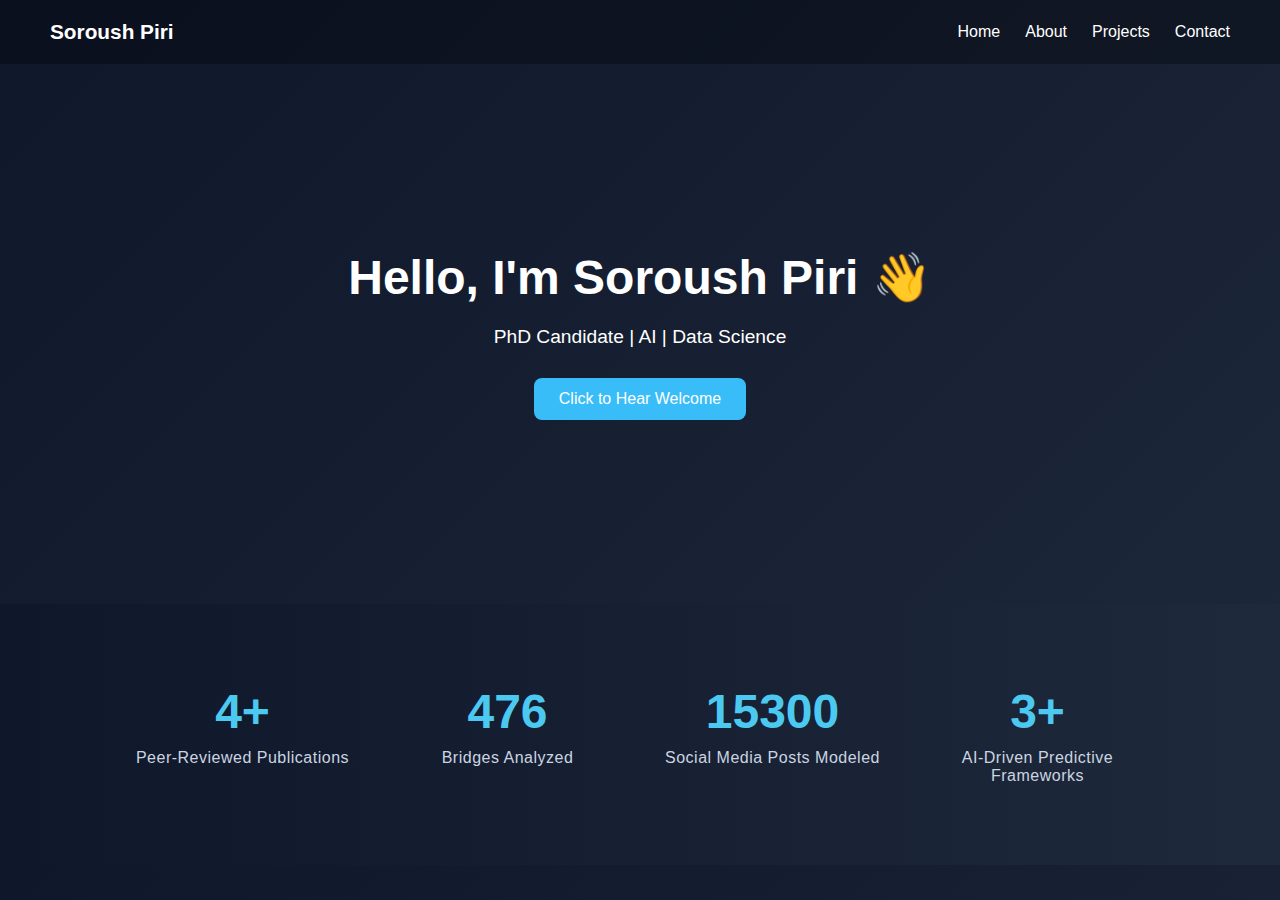
<file: index.html>
<!DOCTYPE html>
<html lang="en">
<head>
  <meta charset="UTF-8" />
  <meta name="viewport" content="width=device-width, initial-scale=1.0" />
  <title>Soroush Piri | Home</title>
  <link rel="stylesheet" href="style.css" />
</head>
<body>

<nav>
  <div class="logo">Soroush Piri</div>
  <ul>
    <li><a class="active" href="index.html">Home</a></li>
    <li><a href="about.html">About</a></li>
    <li><a href="projects.html">Projects</a></li>
    <li><a href="contact.html">Contact</a></li>
  </ul>
</nav>

<section class="hero">
  <div class="container">
    <h1>Hello, I'm Soroush Piri 👋</h1>
    <p>PhD Candidate | AI | Data Science</p>
    <button onclick="sayWelcome()">Click to Hear Welcome</button>
  </div>
</section>
<!-- Impact Section -->
<section class="impact">
  <div class="container impact-grid">

    <div class="impact-item">
  <h2 class="counter" data-target="4">0</h2>
  <p>Peer-Reviewed Publications</p>
</div>

<div class="impact-item">
  <h2 class="counter" data-target="1378">0</h2>
  <p>Bridges Analyzed</p>
</div>

<div class="impact-item">
  <h2 class="counter" data-target="45000">0</h2>
  <p>Social Media Posts Modeled</p>
</div>

<div class="impact-item">
  <h2 class="counter" data-target="3">0</h2>
  <p>AI-Driven Predictive Frameworks</p>
</div>

  </div>
</section>
<script src="script.js"></script>
</body>
</html>
</file>
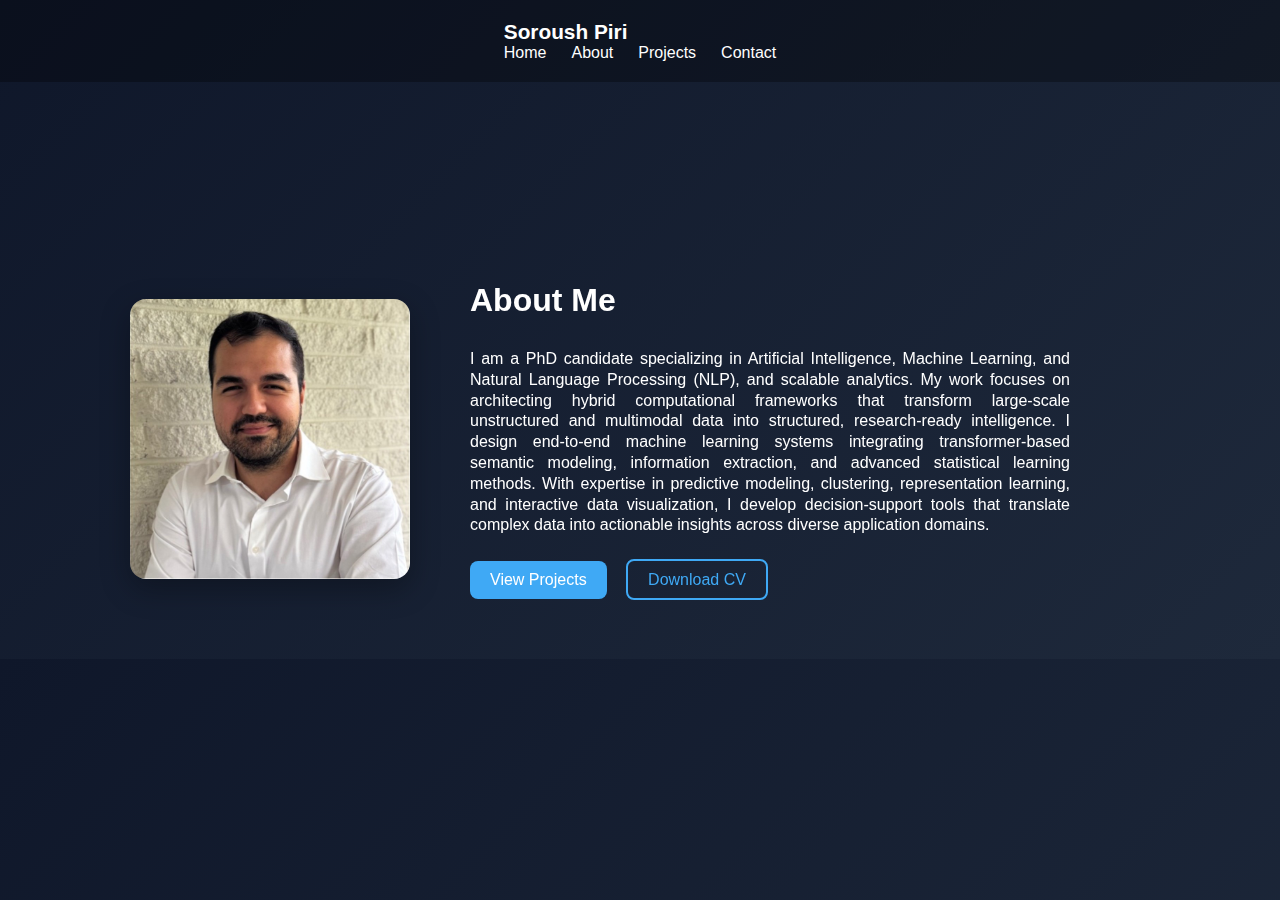
<file: about.html>
<!DOCTYPE html>
<html lang="en">
<head>
  <meta charset="UTF-8" />
  <meta name="viewport" content="width=device-width, initial-scale=1.0" />
  <title>Soroush Piri | About</title>

  <!-- AOS Animation CSS -->
  <link rel="stylesheet" href="https://unpkg.com/aos@2.3.1/dist/aos.css" />

  <link rel="stylesheet" href="style.css" />
</head>
<body>

<!-- Navigation -->
<nav>
  <div class="container nav-container">
    <div class="logo">Soroush Piri</div>
    <ul>
      <li><a href="index.html">Home</a></li>
      <li><a class="active" href="about.html">About</a></li>
      <li><a href="projects.html">Projects</a></li>
      <li><a href="contact.html">Contact</a></li>
    </ul>
  </div>
</nav>

<!-- About Section -->
<section class="page">
  <div class="container about-layout">

    <!-- Profile Image -->
    <div class="about-image" data-aos="fade-right">
      <img src="assets/personal-profile.jpeg" alt="Soroush Piri">
    </div>

    <!-- About Text -->
    <div class="about-text" data-aos="fade-left">
      <h1>About Me</h1>

      <p>
I am a PhD candidate specializing in Artificial Intelligence, Machine Learning,
and Natural Language Processing (NLP), and scalable analytics.
My work focuses on architecting hybrid computational frameworks that transform
large-scale unstructured and multimodal data into structured, research-ready
intelligence. I design end-to-end machine learning systems integrating
transformer-based semantic modeling, information extraction, and advanced
statistical learning methods.
With expertise in predictive modeling, clustering, representation learning,
and interactive data visualization, I develop decision-support tools that
translate complex data into actionable insights across diverse application domains.
</p>

      <div class="about-buttons">
        <a href="projects.html" class="btn">View Projects</a>
        <a href="assets/Soroush_Piri_CV.pdf" class="btn-outline" target="_blank">Download CV</a>
      </div>
    </div>

  </div>
</section>
<!-- AOS Animation JS -->
<script src="https://unpkg.com/aos@2.3.1/dist/aos.js"></script>

<script>
  AOS.init({
    duration: 900,
    once: true,
    easing: "ease-in-out"
  });
</script>
</body>
</html>
</file>
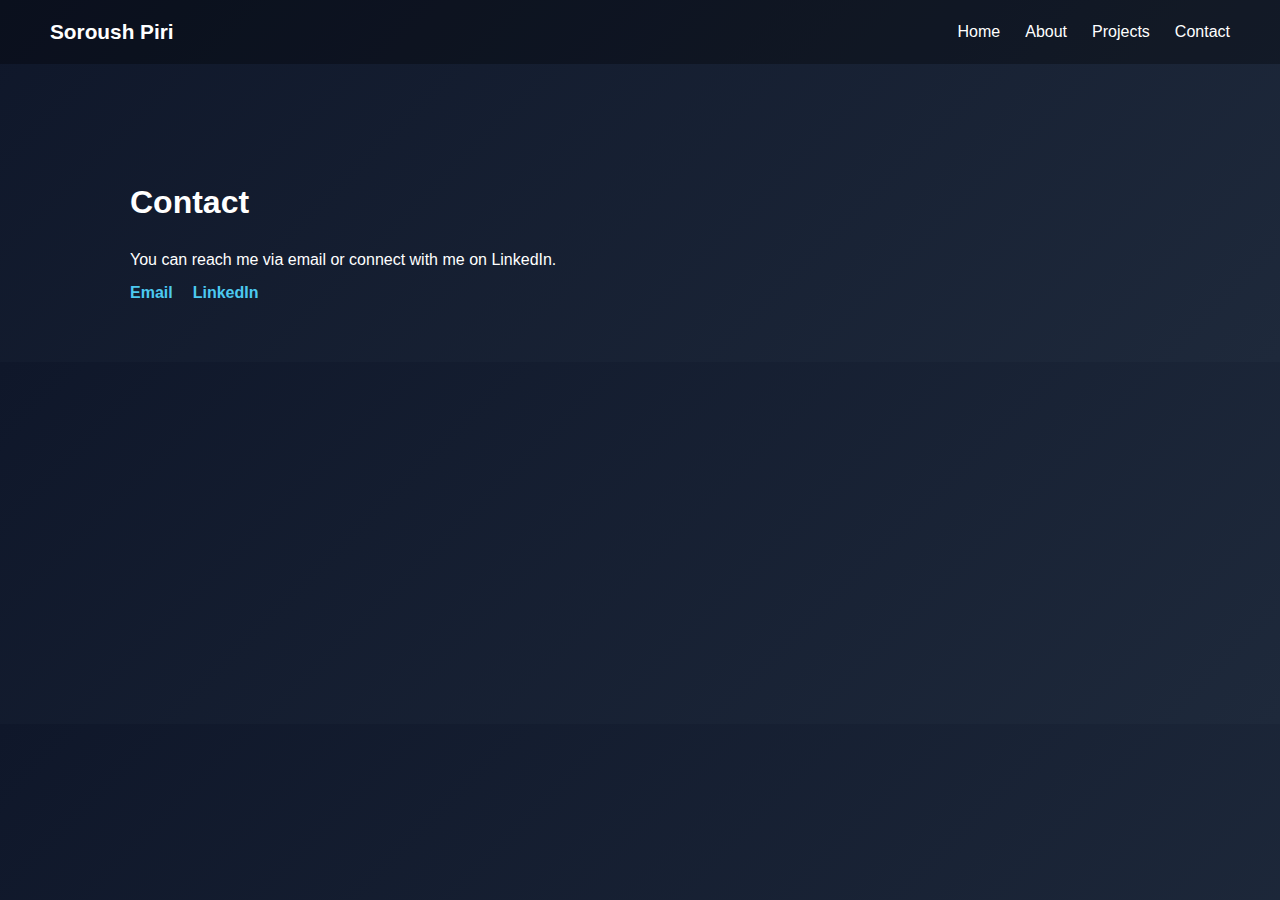
<file: contact.html>
<!DOCTYPE html>
<html lang="en">
<head>
  <meta charset="UTF-8" />
  <meta name="viewport" content="width=device-width, initial-scale=1.0" />
  <title>Soroush Piri | Contact</title>
  <link rel="stylesheet" href="style.css" />
</head>
<body>

<nav>
  <div class="logo">Soroush Piri</div>
  <ul>
    <li><a href="index.html">Home</a></li>
    <li><a href="about.html">About</a></li>
    <li><a href="projects.html">Projects</a></li>
    <li><a class="active" href="contact.html">Contact</a></li>
  </ul>
</nav>

<section class="page">
  <div class="container">
    <h1>Contact</h1>
    <p>You can reach me via email or connect with me on LinkedIn.</p>

    <div class="contact-links">
      <a href="mailto:soroush.piri@morgan.edu">Email</a>
      <a href="https://www.linkedin.com/in/soroush-piri/" target="_blank" rel="noopener noreferrer">LinkedIn</a>
    </div>
  </div>
</section>

</body>
</html>
</file>
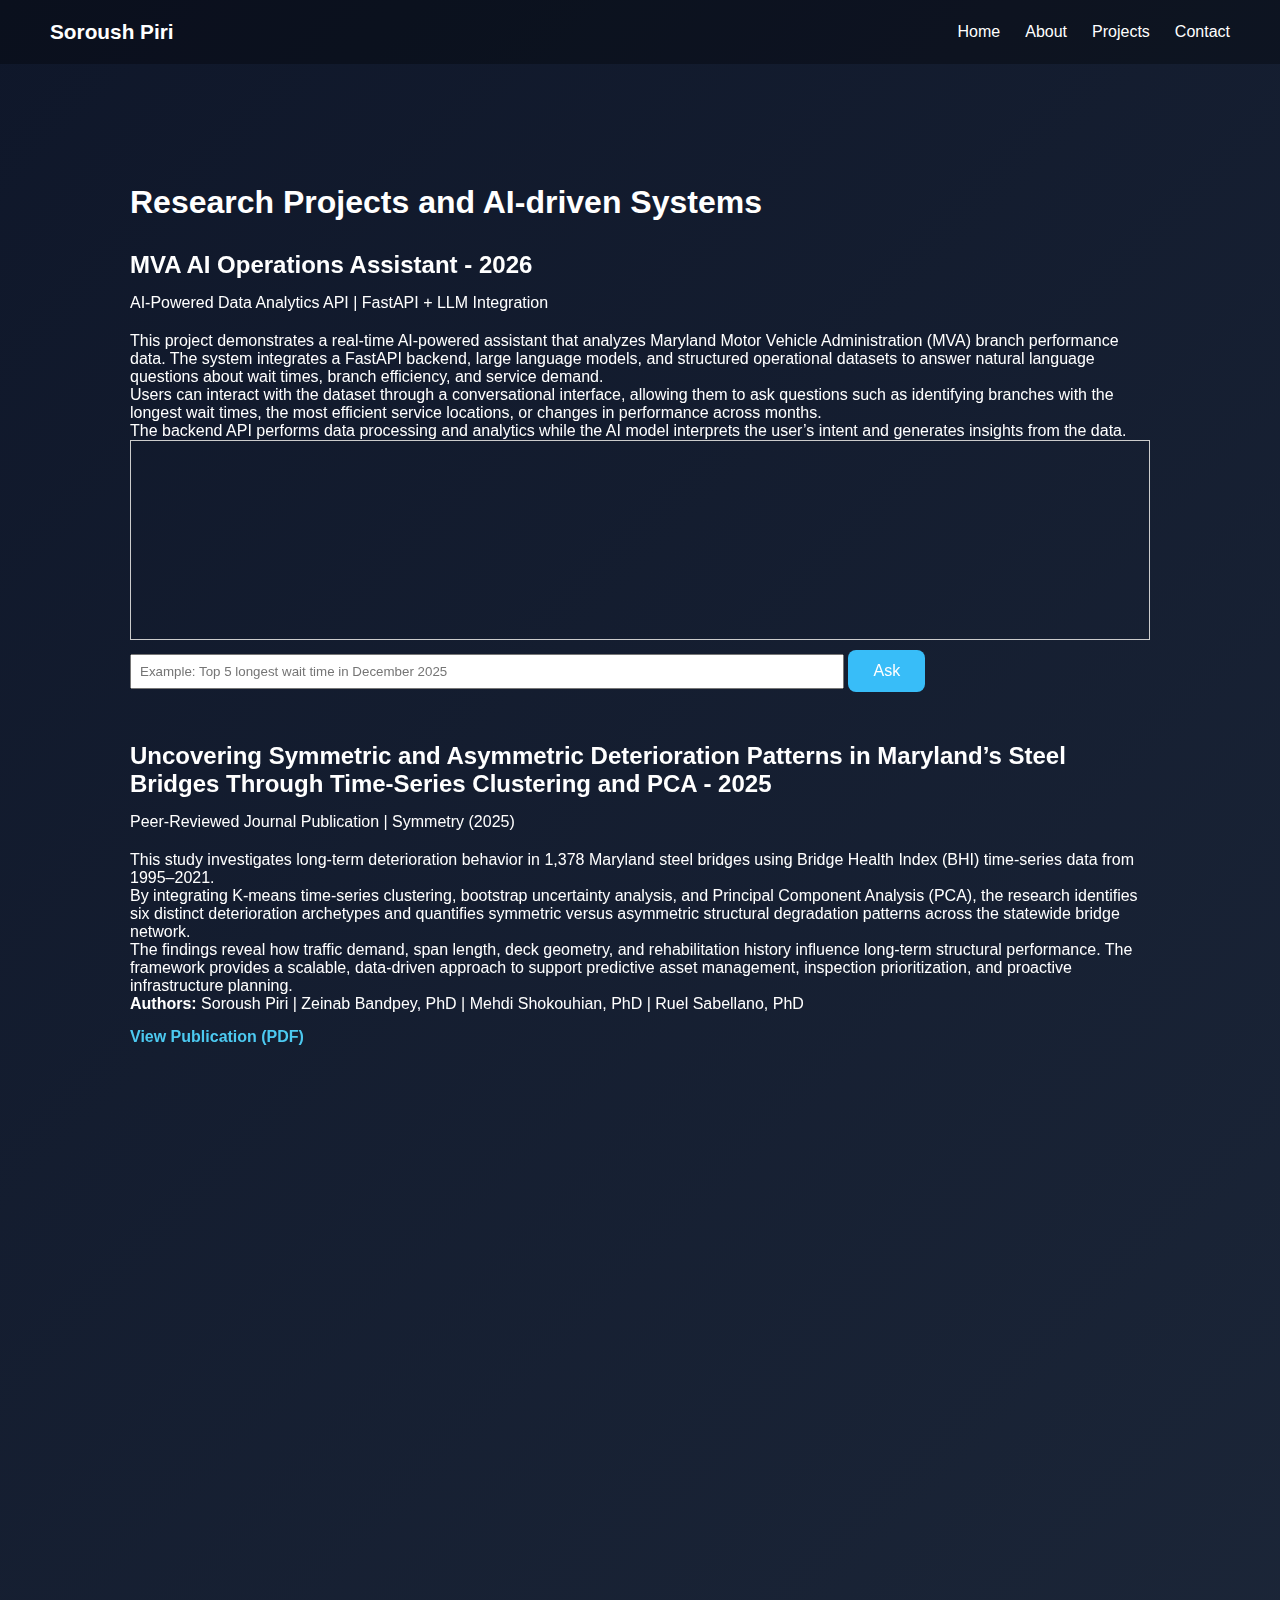
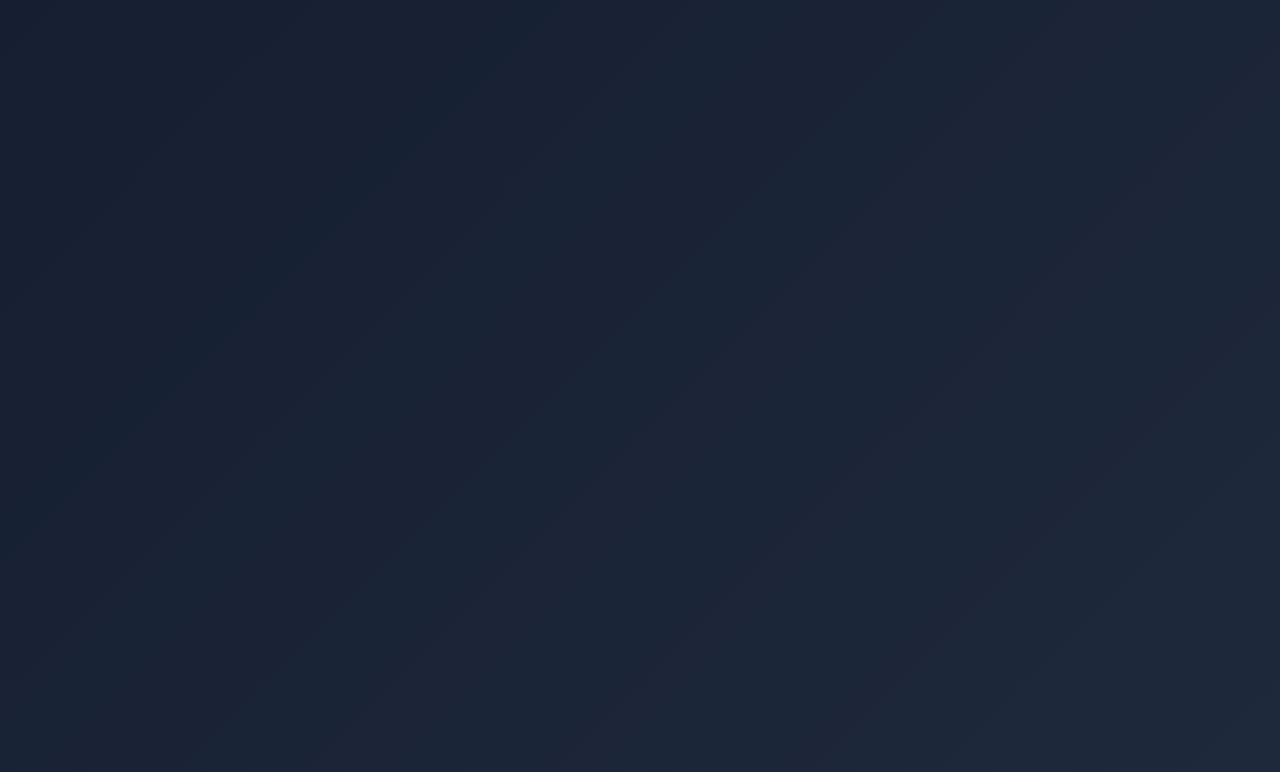
<file: projects.html>
<!DOCTYPE html>
<html lang="en">
<head>
  <meta charset="UTF-8" />
  <meta name="viewport" content="width=device-width, initial-scale=1.0" />
  <title>Soroush Piri | Projects</title>

  <!-- AOS Animation CSS -->
  <link rel="stylesheet" href="https://unpkg.com/aos@2.3.1/dist/aos.css" />

  <link rel="stylesheet" href="style.css" />
</head>
<body>

<nav>
  <div class="logo">Soroush Piri</div>
  <ul>
    <li><a href="index.html">Home</a></li>
    <li><a href="about.html">About</a></li>
    <li><a class="active" href="projects.html">Projects</a></li>
    <li><a href="contact.html">Contact</a></li>
  </ul>
</nav>

<section class="page">
  <div class="container">
    <h1>Research Projects and AI-driven Systems</h1>

    <div class="projects-grid">
<!-- Project 6 -->
<div class="project-card" data-aos="fade-up">
  <h2>MVA AI Operations Assistant - 2026</h2>

  <p class="project-subtitle">
    AI-Powered Data Analytics API | FastAPI + LLM Integration
  </p>

  <p>
    This project demonstrates a real-time AI-powered assistant that analyzes Maryland Motor Vehicle
    Administration (MVA) branch performance data. The system integrates a FastAPI backend,
    large language models, and structured operational datasets to answer natural language questions
    about wait times, branch efficiency, and service demand.
  </p>

  <p>
    Users can interact with the dataset through a conversational interface, allowing them to ask
    questions such as identifying branches with the longest wait times, the most efficient service
    locations, or changes in performance across months.
  </p>

  <p>
    The backend API performs data processing and analytics while the AI model interprets the user’s
    intent and generates insights from the data.
  </p>

  <div id="chat-box" style="border:1px solid #ccc;padding:10px;height:200px;overflow-y:auto;margin-bottom:10px;"></div>

  <input id="chat-input" type="text"
         placeholder="Example: Top 5 longest wait time in December 2025"
         style="width:70%;padding:8px;">

  <button onclick="sendMessage()">Ask</button>
</div>
      <!-- Project 1 -->
      <div class="project-card" data-aos="fade-up">
        <h2>Uncovering Symmetric and Asymmetric Deterioration Patterns in Maryland’s Steel Bridges Through Time-Series Clustering and PCA - 2025</h2>

        <p class="project-subtitle">
          Peer-Reviewed Journal Publication | Symmetry (2025)
        </p>

        <p>
          This study investigates long-term deterioration behavior in 1,378 Maryland steel bridges
          using Bridge Health Index (BHI) time-series data from 1995–2021.
        </p>

        <p>
          By integrating K-means time-series clustering, bootstrap uncertainty analysis,
          and Principal Component Analysis (PCA), the research identifies six distinct
          deterioration archetypes and quantifies symmetric versus asymmetric
          structural degradation patterns across the statewide bridge network.
        </p>

        <p>
          The findings reveal how traffic demand, span length, deck geometry,
          and rehabilitation history influence long-term structural performance.
          The framework provides a scalable, data-driven approach to support
          predictive asset management, inspection prioritization,
          and proactive infrastructure planning.
        </p>

        <p><strong>Authors:</strong> Soroush Piri | Zeinab Bandpey, PhD | Mehdi Shokouhian, PhD | Ruel Sabellano, PhD</p>

        <div class="project-links">
          <a href="https://doi.org/10.3390/sym17122074" target="_blank" rel="noopener noreferrer">
            View Publication (PDF)
          </a>
        </div>
      </div>

      <!-- Project 2 -->
      <div class="project-card" data-aos="fade-up">
        <h2>Integrating Machine Learning Techniques for Enhanced Safety and Crime Analysis in Maryland - 2025</h2>

        <p class="project-subtitle">
          Peer-Reviewed Journal Publication | Applied Sciences (2025)
        </p>

        <p>
          This study develops a comprehensive machine learning framework to analyze and predict
          crime trends across Maryland’s urban, suburban, and rural counties using multi-year
          crime and socio-economic datasets.
        </p>

        <p>
          By integrating Random Forest, Gradient Boosting, XGBoost, Extra Trees, and advanced
          ensemble stacking models, the research identifies localized crime patterns,
          demographic influences, and temporal trends. The framework incorporates spatial
          and temporal analysis, feature engineering, and cross-validation to improve
          predictive accuracy and interpretability.
        </p>

        <p>
          The results demonstrate how AI-driven predictive modeling can support data-informed
          policing strategies, hotspot detection, resource allocation, and equitable public
          safety planning across diverse regional contexts.
        </p>

        <p><strong>Authors:</strong> Soroush Piri | Zeinab Bandpey, PhD | Mehdi Shokouhian, PhD</p>

        <div class="project-links">
          <a href="https://doi.org/10.3390/app15094642" target="_blank" rel="noopener noreferrer">
            View Publication (PDF)
          </a>
        </div>
      </div>

      <!-- Project 3 -->
      <div class="project-card" data-aos="fade-up">
        <h2>Unravelling Safety Concerns in Construction: A Comprehensive Data Analysis - 2024</h2>
        <p class="project-subtitle">
          Peer-Reviewed Conference Publication | Associated Schools of Construction (ASC) (2024)
        </p>

        <p>
          This study analyzes construction fatality reports from the NIOSH FACE program using text mining,
          statistical modeling, and network analysis to uncover patterns in accident causation.
          By transforming unstructured incident narratives into structured datasets,
          the research identifies dominant contributing factors, emerging safety trends,
          and relationships between root causes and recommended interventions.
          The framework demonstrates how AI-driven analytics can support proactive safety planning,
          targeted training programs, and data-informed decision-making in construction risk management.
        </p>

        <p><strong>Authors:</strong> Soroush Piri | Kamalesh Panthi, PhD</p>

        <div class="project-links">
          <a href="https://doi.org/10.29007/snfn" target="_blank" rel="noopener noreferrer">
            View Publication (PDF)
          </a>
        </div>
      </div>

      <!-- Project 4 -->
      <div class="project-card" data-aos="fade-up">
        <h2>Exploring U.S. Occupant Perception Toward Indoor Air Quality Via Social Media and NLP Analysis - 2024</h2>
        <p class="project-subtitle">
          Peer-Reviewed Journal Publication | Journal of Environmental Science and Public Health (2024)
        </p>

        <p>
          This nationwide study investigates U.S. occupant perception of indoor air quality (IAQ)
          during COVID-19 stay-at-home periods using geo-tagged social media data and
          Natural Language Processing (NLP). Using time-series sentiment analysis and emotion modeling in R, we analyzed over
          45,000 tweets from 2019–2020 to evaluate shifts in public perception toward IAQ.
          The findings revealed increased negative sentiment during 2020,
          highlighting how prolonged indoor exposure influenced occupant dissatisfaction
          and building health awareness. The research demonstrates how AI-driven linguistic analysis can extract
          large-scale human insight to inform sustainable building design,
          ventilation strategies, and indoor environmental policy.
        </p>

        <p><strong>Authors:</strong> Mehdi Ashayeri, PhD | Soroush Piri | Narjes Abbasabadi, PhD</p>

        <div class="project-links">
          <a href="https://cdn.fortunejournals.com/articles/exploring-us-occupant-perception.pdf" target="_blank" rel="noopener noreferrer">
            View Publication (PDF)
          </a>
        </div>
      </div>

      <!-- Project 5 -->
      <div class="project-card" data-aos="fade-up">
        <h2>IntegrativeSentiment.io (iS.io) - 2022</h2>
        <p class="project-subtitle">
          A web-based interactive tool for integrated human sentiment modeling
        </p>

        <p>
          iS.io is an interactive platform for analyzing large volumes of human feedback, such as
          social media text through real-time sentiment modeling. It combines NLP methods with
          emotion-oriented frameworks to translate raw text into interpretable indicators of sentiment.
        </p>

        <p>
          The tool streamlines the full workflow (data collection, cleaning, tokenization, and modeling),
          so users can run analyses without needing to write code. It also supports network-style
          visualizations and map-based views to help users explore patterns across space and time.
        </p>

        <p>
          Built in R and delivered through the URBiiLAB web portal, iS.io provides a browser-based
          experience that does not require working directly in RStudio.
        </p>

        <p><strong>Team:</strong> Mehdi Ashayeri, PhD (PI) | Soroush Piri (Graduate Assistant)</p>

        <div class="project-links">
  <a href="https://www.urbiilab.com/tool/is-io/is-io-software"
     target="_blank"
     rel="noopener noreferrer">
     Software
  </a>

  <a href="https://www.simaud.org/2022/workshops/SimAUDw02-ModelingHumanFeedback.pdf"
     target="_blank"
     rel="noopener noreferrer">
     Workshop (SimAUD 2022)
  </a>
<div>
      </div>

    </div>
  </div>
</section>

<!-- AOS Animation JS -->
<script src="https://unpkg.com/aos@2.3.1/dist/aos.js"></script>
<script>
  AOS.init({
    duration: 900,
    once: true,
    easing: "ease-in-out"
  });
</script>

</body>
</html>
</file>
<file: style.css>
* {
    margin: 0;
    padding: 0;
    box-sizing: border-box;
    font-family: Arial, sans-serif;
}

body {
    background: linear-gradient(135deg, #0f172a, #1e293b);
    color: white;
}

nav {
    display: flex;
    justify-content: space-between;
    align-items: center;
    padding: 20px 50px;
    background: rgba(0,0,0,0.3);
}

nav ul {
    list-style: none;
    display: flex;
    gap: 25px;
}

nav a {
    text-decoration: none;
    color: white;
}

nav a:hover {
    color: #38bdf8;
}

.logo {
    font-weight: bold;
    font-size: 1.3rem;
}

.hero {
    min-height: 60vh;   /* changed from 90vh */
    display: flex;
    flex-direction: column;
    justify-content: center;
    align-items: center;
    text-align: center;
}

.hero h1 {
    font-size: 3rem;
    margin-bottom: 20px;
}

.hero p {
    font-size: 1.2rem;
    margin-bottom: 30px;
}

button {
    padding: 12px 25px;
    border: none;
    border-radius: 8px;
    background: #38bdf8;
    color: white;
    font-size: 1rem;
    cursor: pointer;
    transition: 0.3s;
}

button:hover {
    background: #0ea5e9;
}

.page {
    padding: 120px 20px 60px 20px;  /* top | right | bottom | left */
}

.container {
    max-width: 1100px;
    margin: 0 auto;   /* centers the whole block */
    padding: 0 40px;  /* adds space left and right */
}

/* About Layout */
.about-layout {
    display: flex;
    align-items: center;
    gap: 60px;
    margin-top: 80px;
}

.about-image img {
    width: 280px;
    border-radius: 16px;
    box-shadow: 0 10px 30px rgba(0,0,0,0.3);
}

.about-text {
    max-width: 600px;
}

.about-buttons {
    margin-top: 25px;
}

.btn {
    background-color: #3fa9f5;
    color: white;
    padding: 10px 20px;
    border-radius: 8px;
    text-decoration: none;
    margin-right: 15px;
    display: inline-block;
}

.btn:hover {
    background-color: #2f8edc;
}

.btn-outline {
    border: 2px solid #3fa9f5;
    color: #3fa9f5;
    padding: 10px 20px;
    border-radius: 8px;
    text-decoration: none;
}

.btn-outline:hover {
    background-color: #3fa9f5;
    color: white;
}

.about-text p {
    text-align: justify;
    line-height: 1.3;
    max-width: 700px;
}

.project-card {
  margin-bottom: 50px;
}

.section-intro {
  margin-bottom: 50px;
}

.page h1 {
  margin-bottom: 30px;
}

.project-card h2 {
  margin-bottom: 15px;   /* space under title */
}

.project-subtitle {
  margin-top: 0;
  margin-bottom: 20px;   /* space under subtitle */
}

/* Make project links readable on dark background */
.project-links a,
.project-links a:visited {
  color: #4cc9f0;            /* readable cyan */
  text-decoration: none;
  font-weight: 600;
}

.project-links a:hover,
.project-links a:focus {
  color: #ffffff;
  text-decoration: underline;
}

.project-links {
  margin-top: 15px;
  display: flex;
  gap: 20px;              /* <-- spacing between Software & Workshop */
  flex-wrap: wrap;
}

.project-links a {
  color: #4cc9f0;
  font-weight: 600;
  text-decoration: none;
  transition: 0.3s ease;
}

.project-links a:hover {
  color: #ffffff;
  text-decoration: underline;
}

/* Impact Section */
.impact {
  padding: 80px 0;
  text-align: center;
  background: linear-gradient(to right, #0f172a, #1e293b);
}

.impact-grid {
  display: grid;
  grid-template-columns: repeat(auto-fit, minmax(220px, 1fr));
  gap: 40px;
  max-width: 1100px;
  margin: auto;
}

.impact-item h2 {
  font-size: 48px;
  color: #4cc9f0;
  margin-bottom: 10px;
  font-weight: 700;
}

.impact-item p {
  font-size: 16px;
  color: #cbd5e1;
  letter-spacing: 0.5px;
}


.contact-links {
  margin-top: 15px;
  display: flex;
  gap: 20px;
  flex-wrap: wrap;
}

.contact-links a,
.contact-links a:visited {
  color: #4cc9f0;
  text-decoration: none;
  font-weight: 600;
  transition: 0.3s ease;
}

.contact-links a:hover,
.contact-links a:focus {
  color: #ffffff;
  text-decoration: underline;
}
</file>
